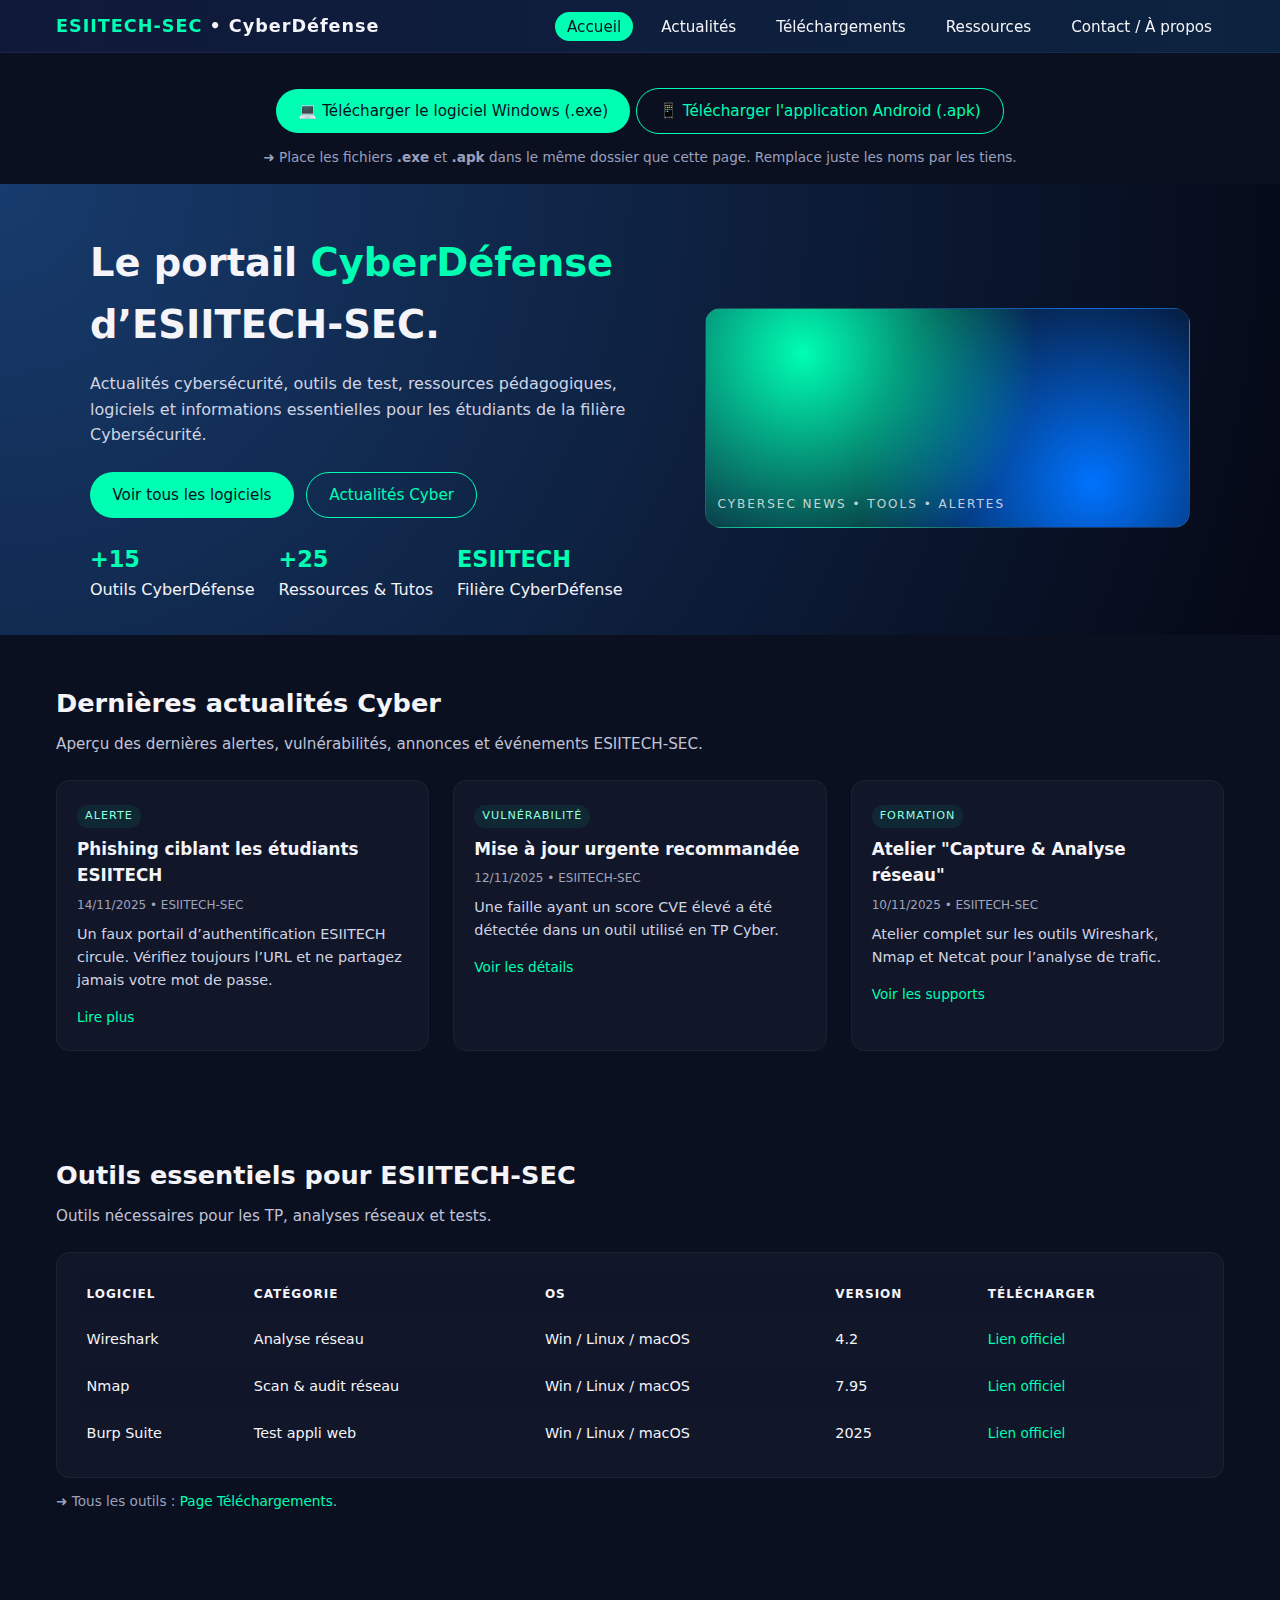
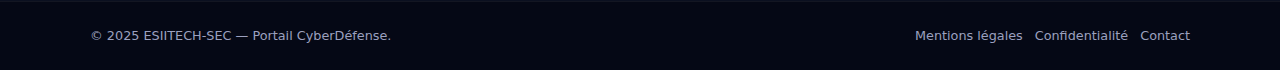
<file: index.html>
<!DOCTYPE html>
<html lang="fr">
<head>
  <meta charset="UTF-8" />
  <meta name="viewport" content="width=device-width, initial-scale=1.0" />
  <title>ESIITECH-SEC - Portail CyberDéfense</title>
  <link rel="stylesheet" href="style.css" />
</head>
<body>

  <!-- HEADER -->
  <header>
    <div class="container header-inner">
      <div class="logo-text" style="font-weight: 700; letter-spacing: 1px; font-size: 1.1rem;">
        <span style="color:#00ffb3;">ESIITECH-SEC</span> • CyberDéfense
      </div>

      <nav>
        <ul>
          <li><a href="index.html" class="active">Accueil</a></li>
          <li><a href="actualites.html">Actualités</a></li>
          <li><a href="logiciels.html">Téléchargements</a></li>
          <li><a href="ressources.html">Ressources</a></li>
          <li><a href="contact.html">Contact / À propos</a></li>
        </ul>
      </nav>
    </div>
  </header>

  <!-- 2 BOUTONS TÉLÉCHARGEMENT LOGICIELS -->
  <section class="section" style="padding-top: 1.2rem; padding-bottom: 0;">
    <div class="container" style="text-align: center;">

      <!-- Logiciel Windows -->
      <a href="logiciel-esiitech-sec.exe" class="btn btn-primary" style="margin-bottom: 0.5rem; display:inline-block;">
        💻 Télécharger le logiciel Windows (.exe)
      </a>

      <!-- Application Android -->
      <a href="app-esiitech-sec.apk" class="btn btn-outline" style="margin-bottom: 0.5rem; display:inline-block;">
        📱 Télécharger l'application Android (.apk)
      </a>

      <p style="font-size: 0.85rem; color: #9ba0bf; margin-top: 0.3rem;">
        ➜ Place les fichiers <strong>.exe</strong> et <strong>.apk</strong> dans le même dossier que cette page.  
        Remplace juste les noms par les tiens.
      </p>
    </div>
  </section>

  <!-- HERO -->
  <section class="hero">
    <div class="hero-inner">
      <div>
        <h1 class="hero-title">
          Le portail <span>CyberDéfense</span> d’ESIITECH-SEC.
        </h1>
        <p class="hero-subtitle">
          Actualités cybersécurité, outils de test, ressources pédagogiques, logiciels et informations
          essentielles pour les étudiants de la filière Cybersécurité.
        </p>

        <div class="hero-actions">
          <a href="logiciels.html" class="btn btn-primary">Voir tous les logiciels</a>
          <a href="actualites.html" class="btn btn-outline">Actualités Cyber</a>
        </div>

        <div class="hero-stats">
          <div class="stat-item">
            <div class="stat-number">+15</div>
            <div>Outils CyberDéfense</div>
          </div>
          <div class="stat-item">
            <div class="stat-number">+25</div>
            <div>Ressources & Tutos</div>
          </div>
          <div class="stat-item">
            <div class="stat-number">ESIITECH</div>
            <div>Filière CyberDéfense</div>
          </div>
        </div>
      </div>

      <div class="hero-visual"></div>
    </div>
  </section>

  <!-- ACTUALITÉS -->
  <section class="section">
    <div class="container">
      <h2 class="section-title">Dernières actualités Cyber</h2>
      <p class="section-subtitle">
        Aperçu des dernières alertes, vulnérabilités, annonces et événements ESIITECH-SEC.
      </p>

      <div class="grid grid-3">

        <article class="card">
          <div class="card-badge">ALERTE</div>
          <h3 class="card-title">Phishing ciblant les étudiants ESIITECH</h3>
          <p class="card-meta">14/11/2025 • ESIITECH-SEC</p>
          <p class="card-text">
            Un faux portail d’authentification ESIITECH circule. Vérifiez toujours l’URL et ne partagez jamais
            votre mot de passe.
          </p>
          <a href="actualites.html" class="card-link">Lire plus</a>
        </article>

        <article class="card">
          <div class="card-badge">VULNÉRABILITÉ</div>
          <h3 class="card-title">Mise à jour urgente recommandée</h3>
          <p class="card-meta">12/11/2025 • ESIITECH-SEC</p>
          <p class="card-text">
            Une faille ayant un score CVE élevé a été détectée dans un outil utilisé en TP Cyber.
          </p>
          <a href="actualites.html" class="card-link">Voir les détails</a>
        </article>

        <article class="card">
          <div class="card-badge">FORMATION</div>
          <h3 class="card-title">Atelier "Capture & Analyse réseau"</h3>
          <p class="card-meta">10/11/2025 • ESIITECH-SEC</p>
          <p class="card-text">
            Atelier complet sur les outils Wireshark, Nmap et Netcat pour l’analyse de trafic.
          </p>
          <a href="ressources.html" class="card-link">Voir les supports</a>
        </article>

      </div>
    </div>
  </section>

  <!-- LOGICIELS -->
  <section class="section">
    <div class="container">
      <h2 class="section-title">Outils essentiels pour ESIITECH-SEC</h2>
      <p class="section-subtitle">Outils nécessaires pour les TP, analyses réseaux et tests.</p>

      <div class="table-wrapper card">
        <table class="download-table">
          <thead>
            <tr>
              <th>Logiciel</th>
              <th>Catégorie</th>
              <th>OS</th>
              <th>Version</th>
              <th>Télécharger</th>
            </tr>
          </thead>

          <tbody>
            <tr>
              <td>Wireshark</td>
              <td>Analyse réseau</td>
              <td>Win / Linux / macOS</td>
              <td>4.2</td>
              <td><a class="card-link" href="https://www.wireshark.org/download.html" target="_blank">Lien officiel</a></td>
            </tr>

            <tr>
              <td>Nmap</td>
              <td>Scan & audit réseau</td>
              <td>Win / Linux / macOS</td>
              <td>7.95</td>
              <td><a class="card-link" href="https://nmap.org/download.html" target="_blank">Lien officiel</a></td>
            </tr>

            <tr>
              <td>Burp Suite</td>
              <td>Test appli web</td>
              <td>Win / Linux / macOS</td>
              <td>2025</td>
              <td><a class="card-link" href="https://portswigger.net/burp" target="_blank">Lien officiel</a></td>
            </tr>

          </tbody>
        </table>
      </div>

      <p style="margin-top: 0.8rem; font-size: 0.85rem; color: #9ba0bf;">
        ➜ Tous les outils : <a href="logiciels.html" class="card-link">Page Téléchargements</a>.
      </p>

    </div>
  </section>

  <!-- FOOTER -->
  <footer>
    <div class="footer-inner">
      <div>© 2025 ESIITECH-SEC — Portail CyberDéfense.</div>
      <div class="footer-links">
        <a href="contact.html">Mentions légales</a>
        <a href="contact.html">Confidentialité</a>
        <a href="contact.html">Contact</a>
      </div>
    </div>
  </footer>

</body>
</html>
</file>
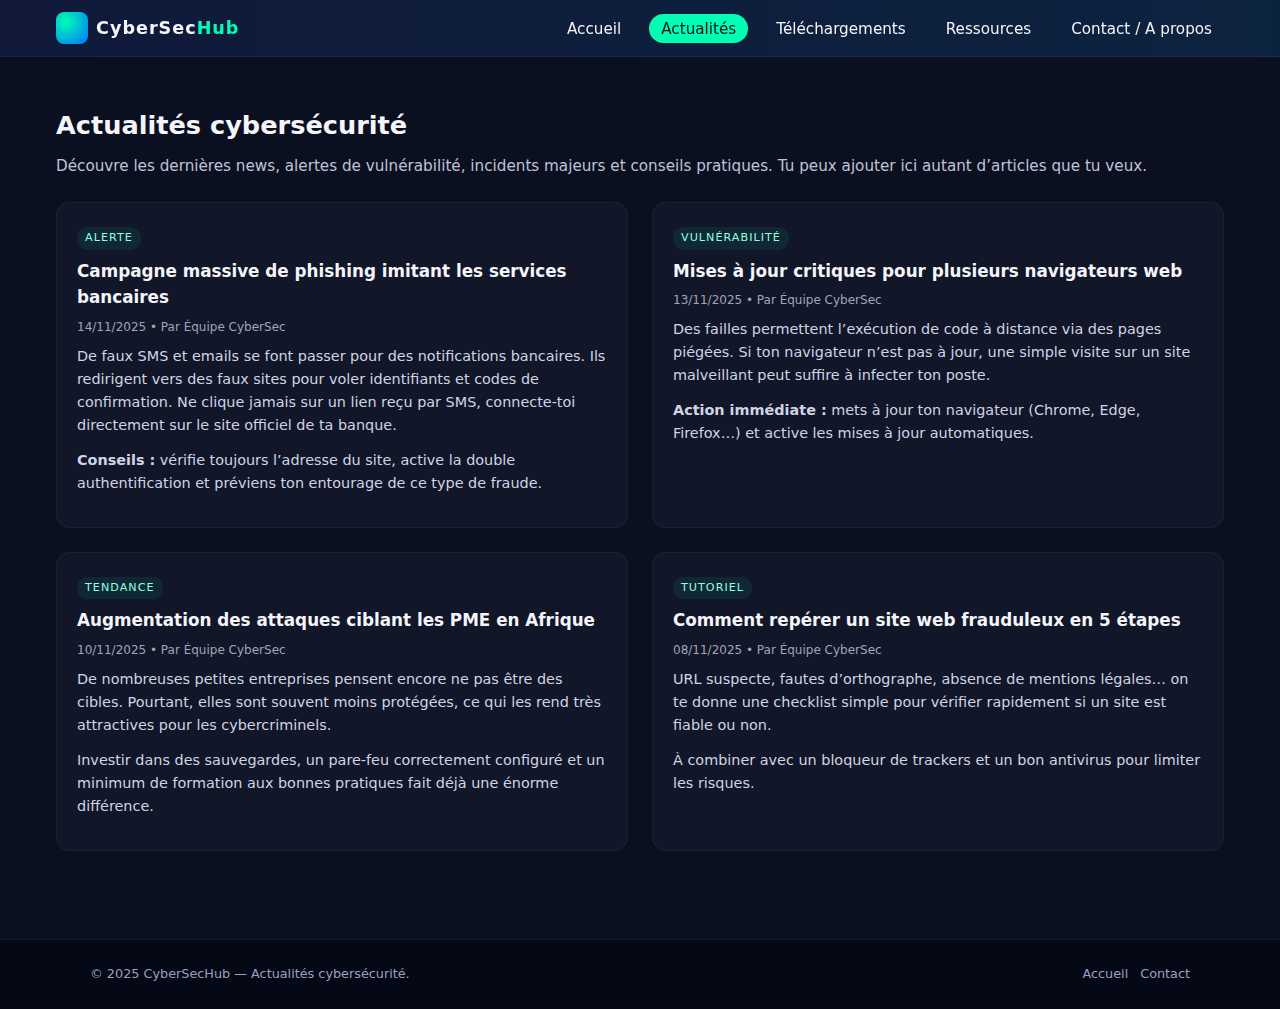
<file: actualites.html>
<!DOCTYPE html>
<html lang="fr">
<head>
  <meta charset="UTF-8" />
  <meta name="viewport" content="width=device-width, initial-scale=1.0" />
  <title>Actualités cybersécurité - CyberSecHub</title>
  <link rel="stylesheet" href="style.css" />
</head>
<body>
  <header>
    <div class="container header-inner">
      <div class="logo">
        <div class="logo-icon"></div>
        <div class="logo-text">CyberSec<span>Hub</span></div>
      </div>
      <nav>
        <ul>
          <li><a href="index.html">Accueil</a></li>
          <li><a href="actualites.html" class="active">Actualités</a></li>
          <li><a href="logiciels.html">Téléchargements</a></li>
          <li><a href="ressources.html">Ressources</a></li>
          <li><a href="contact.html">Contact / A propos</a></li>
        </ul>
      </nav>
    </div>
  </header>

  <section class="section">
    <div class="container">
      <h1 class="section-title">Actualités cybersécurité</h1>
      <p class="section-subtitle">
        Découvre les dernières news, alertes de vulnérabilité, incidents majeurs et conseils pratiques.
        Tu peux ajouter ici autant d’articles que tu veux.
      </p>

      <div class="grid grid-2">
        <article class="card">
          <div class="card-badge">ALERTE</div>
          <h2 class="card-title">Campagne massive de phishing imitant les services bancaires</h2>
          <p class="card-meta">14/11/2025 • Par Équipe CyberSec</p>
          <p class="card-text">
            De faux SMS et emails se font passer pour des notifications bancaires. Ils redirigent vers des faux
            sites pour voler identifiants et codes de confirmation. Ne clique jamais sur un lien reçu par SMS,
            connecte-toi directement sur le site officiel de ta banque.
          </p>
          <p class="card-text">
            <strong>Conseils :</strong> vérifie toujours l’adresse du site, active la double authentification
            et préviens ton entourage de ce type de fraude.
          </p>
        </article>

        <article class="card">
          <div class="card-badge">VULNÉRABILITÉ</div>
          <h2 class="card-title">Mises à jour critiques pour plusieurs navigateurs web</h2>
          <p class="card-meta">13/11/2025 • Par Équipe CyberSec</p>
          <p class="card-text">
            Des failles permettent l’exécution de code à distance via des pages piégées. Si ton navigateur
            n’est pas à jour, une simple visite sur un site malveillant peut suffire à infecter ton poste.
          </p>
          <p class="card-text">
            <strong>Action immédiate :</strong> mets à jour ton navigateur (Chrome, Edge, Firefox…) et
            active les mises à jour automatiques.
          </p>
        </article>

        <article class="card">
          <div class="card-badge">TENDANCE</div>
          <h2 class="card-title">Augmentation des attaques ciblant les PME en Afrique</h2>
          <p class="card-meta">10/11/2025 • Par Équipe CyberSec</p>
          <p class="card-text">
            De nombreuses petites entreprises pensent encore ne pas être des cibles. Pourtant, elles sont
            souvent moins protégées, ce qui les rend très attractives pour les cybercriminels.
          </p>
          <p class="card-text">
            Investir dans des sauvegardes, un pare-feu correctement configuré et un minimum de formation
            aux bonnes pratiques fait déjà une énorme différence.
          </p>
        </article>

        <article class="card">
          <div class="card-badge">TUTORIEL</div>
          <h2 class="card-title">Comment repérer un site web frauduleux en 5 étapes</h2>
          <p class="card-meta">08/11/2025 • Par Équipe CyberSec</p>
          <p class="card-text">
            URL suspecte, fautes d’orthographe, absence de mentions légales… on te donne une checklist simple
            pour vérifier rapidement si un site est fiable ou non.
          </p>
          <p class="card-text">
            À combiner avec un bloqueur de trackers et un bon antivirus pour limiter les risques.
          </p>
        </article>
      </div>
    </div>
  </section>

  <footer>
    <div class="footer-inner">
      <div>© 2025 CyberSecHub — Actualités cybersécurité.</div>
      <div class="footer-links">
        <a href="index.html">Accueil</a>
        <a href="contact.html">Contact</a>
      </div>
    </div>
  </footer>
</body>
</html>
</file>
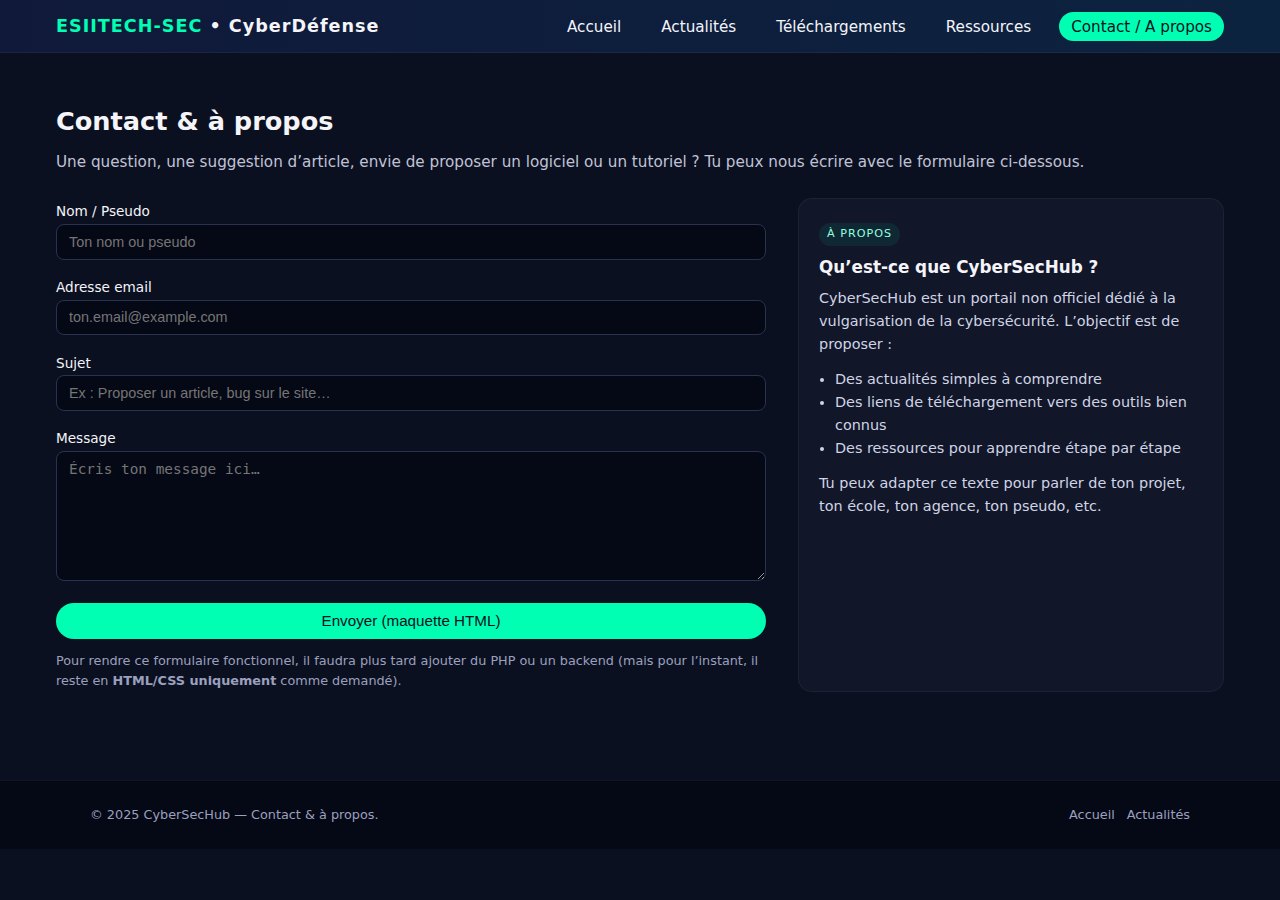
<file: contact.html>
<!DOCTYPE html>
<html lang="fr">
<head>
  <meta charset="UTF-8" />
  <meta name="viewport" content="width=device-width, initial-scale=1.0" />
  <title>Contact & à propos - CyberSecHub</title>
  <link rel="stylesheet" href="style.css" />
</head>
<body>
  <header>
    <div class="container header-inner">

      <div class="logo-text">
        <span>ESIITECH-SEC</span> • CyberDéfense
      </div>
      <nav>
        <ul>
          <li><a href="index.html">Accueil</a></li>
          <li><a href="actualites.html">Actualités</a></li>
          <li><a href="logiciels.html">Téléchargements</a></li>
          <li><a href="ressources.html">Ressources</a></li>
          <li><a href="contact.html" class="active">Contact / A propos</a></li>
        </ul>
      </nav>
    </div>
  </header>

  <section class="section">
    <div class="container">
      <h1 class="section-title">Contact & à propos</h1>
      <p class="section-subtitle">
        Une question, une suggestion d’article, envie de proposer un logiciel ou un tutoriel ?
        Tu peux nous écrire avec le formulaire ci-dessous.
      </p>

      <div class="form-grid">
        <div>
          <form>
            <div>
              <label for="nom">Nom / Pseudo</label>
              <input type="text" id="nom" name="nom" placeholder="Ton nom ou pseudo" />
            </div>
            <div>
              <label for="email">Adresse email</label>
              <input type="email" id="email" name="email" placeholder="ton.email@example.com" />
            </div>
            <div>
              <label for="sujet">Sujet</label>
              <input type="text" id="sujet" name="sujet" placeholder="Ex : Proposer un article, bug sur le site…" />
            </div>
            <div>
              <label for="message">Message</label>
              <textarea id="message" name="message" placeholder="Écris ton message ici…"></textarea>
            </div>
            <button type="submit" class="btn btn-primary">Envoyer (maquette HTML)</button>
          </form>
          <p style="margin-top: 0.75rem; font-size: 0.8rem; color: #9ba0bf;">
            Pour rendre ce formulaire fonctionnel, il faudra plus tard ajouter du PHP ou un backend
            (mais pour l’instant, il reste en <strong>HTML/CSS uniquement</strong> comme demandé).
          </p>
        </div>

        <div class="card">
          <div class="card-badge">À PROPOS</div>
          <h2 class="card-title">Qu’est-ce que CyberSecHub ?</h2>
          <p class="card-text">
            CyberSecHub est un portail non officiel dédié à la vulgarisation de la cybersécurité. L’objectif
            est de proposer :
          </p>
          <ul style="font-size: 0.9rem; margin-left: 1rem; margin-top: 0.5rem; color: #d0d4e4;">
            <li>Des actualités simples à comprendre</li>
            <li>Des liens de téléchargement vers des outils bien connus</li>
            <li>Des ressources pour apprendre étape par étape</li>
          </ul>
          <p class="card-text" style="margin-top: 0.75rem;">
            Tu peux adapter ce texte pour parler de ton projet, ton école, ton agence, ton pseudo, etc.
          </p>
        </div>
      </div>
    </div>
  </section>

  <footer>
    <div class="footer-inner">
      <div>© 2025 CyberSecHub — Contact & à propos.</div>
      <div class="footer-links">
        <a href="index.html">Accueil</a>
        <a href="actualites.html">Actualités</a>
      </div>
    </div>
  </footer>
</body>
</html>
</file>
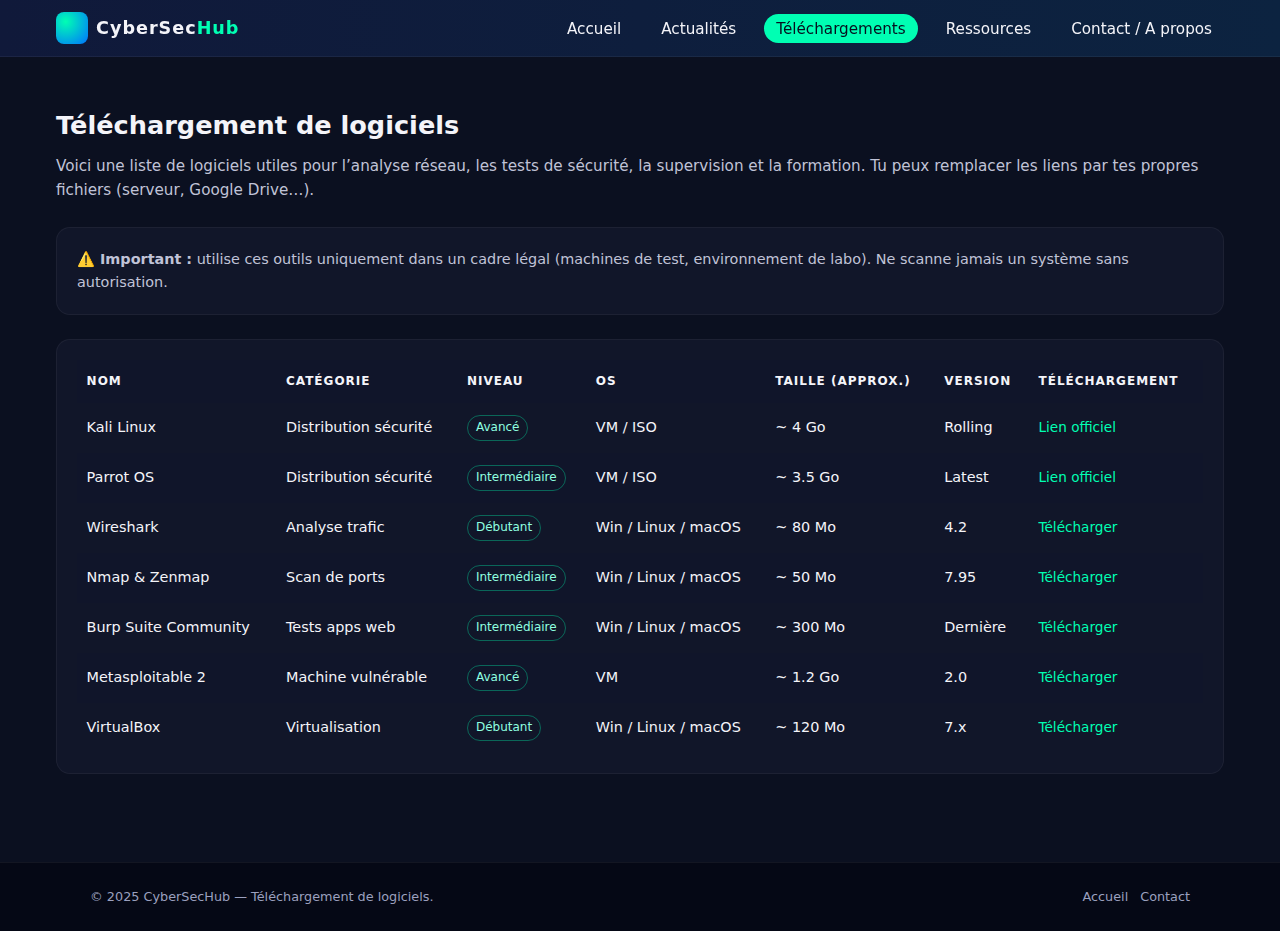
<file: logiciels.html>
<!DOCTYPE html>
<html lang="fr">
<head>
  <meta charset="UTF-8" />
  <meta name="viewport" content="width=device-width, initial-scale=1.0" />
  <title>Téléchargement de logiciels - CyberSecHub</title>
  <link rel="stylesheet" href="style.css" />
</head>
<body>
  <header>
    <div class="container header-inner">
      <div class="logo">
        <div class="logo-icon"></div>
        <div class="logo-text">CyberSec<span>Hub</span></div>
      </div>
      <nav>
        <ul>
          <li><a href="index.html">Accueil</a></li>
          <li><a href="actualites.html">Actualités</a></li>
          <li><a href="logiciels.html" class="active">Téléchargements</a></li>
          <li><a href="ressources.html">Ressources</a></li>
          <li><a href="contact.html">Contact / A propos</a></li>
        </ul>
      </nav>
    </div>
  </header>

  <section class="section">
    <div class="container">
      <h1 class="section-title">Téléchargement de logiciels</h1>
      <p class="section-subtitle">
        Voici une liste de logiciels utiles pour l’analyse réseau, les tests de sécurité, la
        supervision et la formation. Tu peux remplacer les liens par tes propres fichiers (serveur, Google Drive…).
      </p>

      <div class="card" style="margin-bottom: 1.5rem;">
        <p style="font-size: 0.9rem; color: #c0c3d7;">
          <strong>⚠️ Important :</strong> utilise ces outils uniquement dans un cadre légal (machines de test,
          environnement de labo). Ne scanne jamais un système sans autorisation.
        </p>
      </div>

      <div class="table-wrapper card">
        <table class="download-table">
          <thead>
            <tr>
              <th>Nom</th>
              <th>Catégorie</th>
              <th>Niveau</th>
              <th>OS</th>
              <th>Taille (approx.)</th>
              <th>Version</th>
              <th>Téléchargement</th>
            </tr>
          </thead>
          <tbody>
            <tr>
              <td>Kali Linux</td>
              <td>Distribution sécurité</td>
              <td><span class="tag">Avancé</span></td>
              <td>VM / ISO</td>
              <td>~ 4 Go</td>
              <td>Rolling</td>
              <td>
                <a href="https://www.kali.org/get-kali/" target="_blank" class="card-link">
                  Lien officiel
                </a>
              </td>
            </tr>
            <tr>
              <td>Parrot OS</td>
              <td>Distribution sécurité</td>
              <td><span class="tag">Intermédiaire</span></td>
              <td>VM / ISO</td>
              <td>~ 3.5 Go</td>
              <td>Latest</td>
              <td>
                <a href="https://parrotsec.org/download/" target="_blank" class="card-link">
                  Lien officiel
                </a>
              </td>
            </tr>
            <tr>
              <td>Wireshark</td>
              <td>Analyse trafic</td>
              <td><span class="tag">Débutant</span></td>
              <td>Win / Linux / macOS</td>
              <td>~ 80 Mo</td>
              <td>4.2</td>
              <td>
                <a href="https://www.wireshark.org/download.html" target="_blank" class="card-link">
                  Télécharger
                </a>
              </td>
            </tr>
            <tr>
              <td>Nmap & Zenmap</td>
              <td>Scan de ports</td>
              <td><span class="tag">Intermédiaire</span></td>
              <td>Win / Linux / macOS</td>
              <td>~ 50 Mo</td>
              <td>7.95</td>
              <td>
                <a href="https://nmap.org/download.html" target="_blank" class="card-link">
                  Télécharger
                </a>
              </td>
            </tr>
            <tr>
              <td>Burp Suite Community</td>
              <td>Tests apps web</td>
              <td><span class="tag">Intermédiaire</span></td>
              <td>Win / Linux / macOS</td>
              <td>~ 300 Mo</td>
              <td>Dernière</td>
              <td>
                <a href="https://portswigger.net/burp/communitydownload" target="_blank" class="card-link">
                  Télécharger
                </a>
              </td>
            </tr>
            <tr>
              <td>Metasploitable 2</td>
              <td>Machine vulnérable</td>
              <td><span class="tag">Avancé</span></td>
              <td>VM</td>
              <td>~ 1.2 Go</td>
              <td>2.0</td>
              <td>
                <a href="https://sourceforge.net/projects/metasploitable/files/Metasploitable2/" target="_blank" class="card-link">
                  Télécharger
                </a>
              </td>
            </tr>
            <tr>
              <td>VirtualBox</td>
              <td>Virtualisation</td>
              <td><span class="tag">Débutant</span></td>
              <td>Win / Linux / macOS</td>
              <td>~ 120 Mo</td>
              <td>7.x</td>
              <td>
                <a href="https://www.virtualbox.org/wiki/Downloads" target="_blank" class="card-link">
                  Télécharger
                </a>
              </td>
            </tr>
            <!-- Tu peux ajouter autant de logiciels que tu veux ici -->
          </tbody>
        </table>
      </div>
    </div>
  </section>

  <footer>
    <div class="footer-inner">
      <div>© 2025 CyberSecHub — Téléchargement de logiciels.</div>
      <div class="footer-links">
        <a href="index.html">Accueil</a>
        <a href="contact.html">Contact</a>
      </div>
    </div>
  </footer>
</body>
</html>
</file>
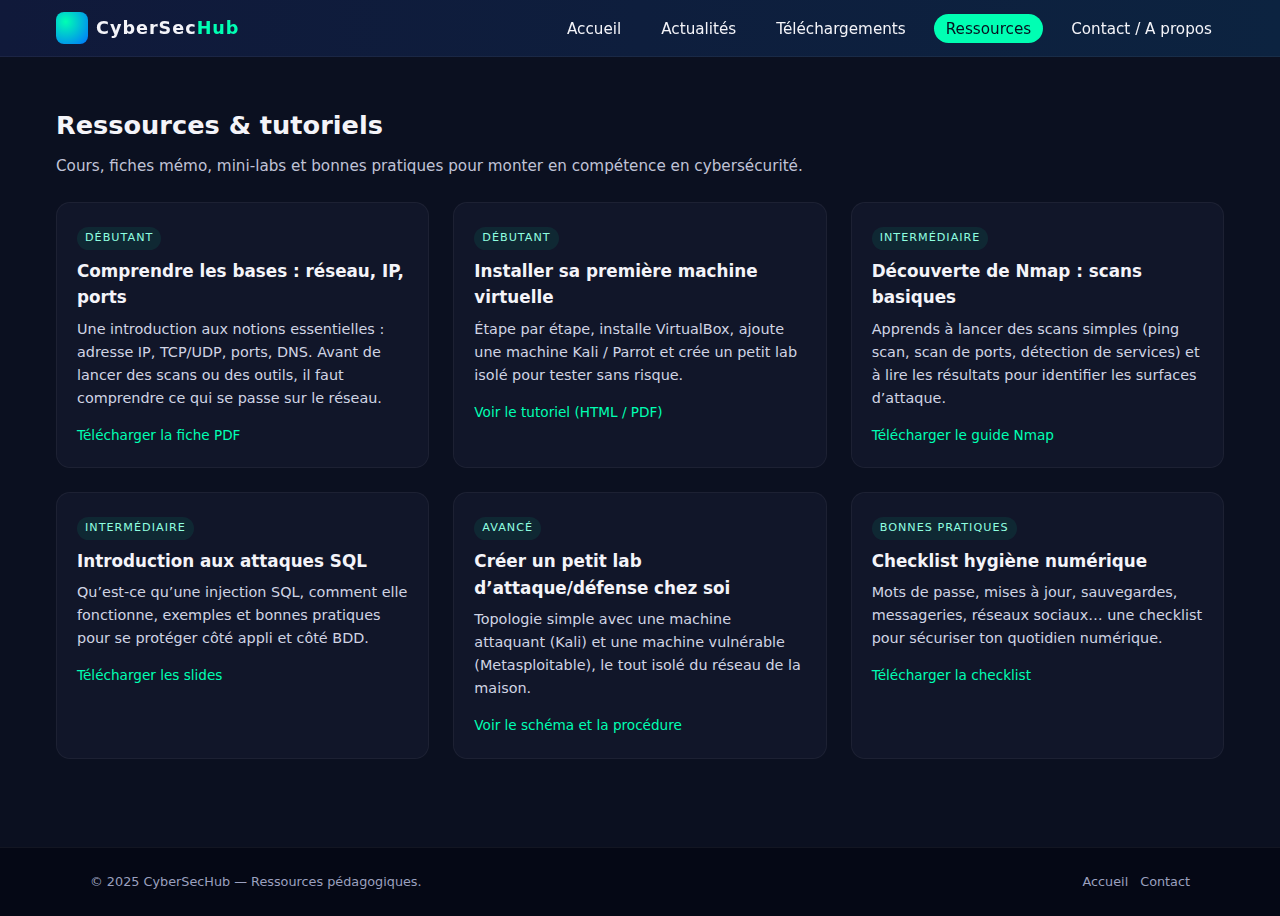
<file: ressources.html>
<!DOCTYPE html>
<html lang="fr">
<head>
  <meta charset="UTF-8" />
  <meta name="viewport" content="width=device-width, initial-scale=1.0" />
  <title>Ressources & tutoriels - CyberSecHub</title>
  <link rel="stylesheet" href="style.css" />
</head>
<body>
  <header>
    <div class="container header-inner">
      <div class="logo">
        <div class="logo-icon"></div>
        <div class="logo-text">CyberSec<span>Hub</span></div>
      </div>
      <nav>
        <ul>
          <li><a href="index.html">Accueil</a></li>
          <li><a href="actualites.html">Actualités</a></li>
          <li><a href="logiciels.html">Téléchargements</a></li>
          <li><a href="ressources.html" class="active">Ressources</a></li>
          <li><a href="contact.html">Contact / A propos</a></li>
        </ul>
      </nav>
    </div>
  </header>

  <section class="section">
    <div class="container">
      <h1 class="section-title">Ressources & tutoriels</h1>
      <p class="section-subtitle">
        Cours, fiches mémo, mini-labs et bonnes pratiques pour monter en compétence en cybersécurité.
      </p>

      <div class="grid grid-3">
        <article class="card">
          <div class="card-badge">DÉBUTANT</div>
          <h2 class="card-title">Comprendre les bases : réseau, IP, ports</h2>
          <p class="card-text">
            Une introduction aux notions essentielles : adresse IP, TCP/UDP, ports, DNS. Avant de lancer des
            scans ou des outils, il faut comprendre ce qui se passe sur le réseau.
          </p>
          <a href="#" class="card-link">Télécharger la fiche PDF</a>
        </article>

        <article class="card">
          <div class="card-badge">DÉBUTANT</div>
          <h2 class="card-title">Installer sa première machine virtuelle</h2>
          <p class="card-text">
            Étape par étape, installe VirtualBox, ajoute une machine Kali / Parrot et crée un petit lab
            isolé pour tester sans risque.
          </p>
          <a href="#" class="card-link">Voir le tutoriel (HTML / PDF)</a>
        </article>

        <article class="card">
          <div class="card-badge">INTERMÉDIAIRE</div>
          <h2 class="card-title">Découverte de Nmap : scans basiques</h2>
          <p class="card-text">
            Apprends à lancer des scans simples (ping scan, scan de ports, détection de services) et à lire
            les résultats pour identifier les surfaces d’attaque.
          </p>
          <a href="#" class="card-link">Télécharger le guide Nmap</a>
        </article>

        <article class="card">
          <div class="card-badge">INTERMÉDIAIRE</div>
          <h2 class="card-title">Introduction aux attaques SQL</h2>
          <p class="card-text">
            Qu’est-ce qu’une injection SQL, comment elle fonctionne, exemples et bonnes pratiques pour se
            protéger côté appli et côté BDD.
          </p>
          <a href="#" class="card-link">Télécharger les slides</a>
        </article>

        <article class="card">
          <div class="card-badge">AVANCÉ</div>
          <h2 class="card-title">Créer un petit lab d’attaque/défense chez soi</h2>
          <p class="card-text">
            Topologie simple avec une machine attaquant (Kali) et une machine vulnérable (Metasploitable),
            le tout isolé du réseau de la maison.
          </p>
          <a href="#" class="card-link">Voir le schéma et la procédure</a>
        </article>

        <article class="card">
          <div class="card-badge">BONNES PRATIQUES</div>
          <h2 class="card-title">Checklist hygiène numérique</h2>
          <p class="card-text">
            Mots de passe, mises à jour, sauvegardes, messageries, réseaux sociaux… une checklist pour
            sécuriser ton quotidien numérique.
          </p>
          <a href="#" class="card-link">Télécharger la checklist</a>
        </article>
      </div>
    </div>
  </section>

  <footer>
    <div class="footer-inner">
      <div>© 2025 CyberSecHub — Ressources pédagogiques.</div>
      <div class="footer-links">
        <a href="index.html">Accueil</a>
        <a href="contact.html">Contact</a>
      </div>
    </div>
  </footer>
</body>
</html>
</file>
<file: style.css>
/* ========= RESET SIMPLE ========= */
* {
  margin: 0;
  padding: 0;
  box-sizing: border-box;
}

body {
  font-family: system-ui, -apple-system, BlinkMacSystemFont, "Segoe UI", sans-serif;
  background-color: #0b1020;
  color: #f4f4f9;
  line-height: 1.6;
}

/* ========= LAYOUT GLOBAL ========= */
.container {
  width: 100%;
  max-width: 1200px;
  margin: 0 auto;
  padding: 1rem;
}

/* ========= HEADER / NAV ========= */
header {
  background: linear-gradient(90deg, #10193a, #0c2340);
  border-bottom: 1px solid rgba(255, 255, 255, 0.05);
  position: sticky;
  top: 0;
  z-index: 10;
}

.header-inner {
  display: flex;
  align-items: center;
  justify-content: space-between;
  padding: 0.75rem 1rem;
}

.logo {
  display: flex;
  align-items: center;
  gap: 0.5rem;
}

.logo-icon {
  width: 32px;
  height: 32px;
  border-radius: 8px;
  background: radial-gradient(circle at 30% 30%, #00ffb3, #0073ff);
}

.logo-text {
  font-weight: 700;
  letter-spacing: 1px;
  font-size: 1.1rem;
}

.logo-text span {
  color: #00ffb3;
}

/* Navigation */
nav ul {
  list-style: none;
  display: flex;
  gap: 1rem;
}

nav a {
  color: #f4f4f9;
  text-decoration: none;
  font-size: 0.95rem;
  padding: 0.35rem 0.75rem;
  border-radius: 999px;
  transition: background 0.2s, color 0.2s;
}

nav a:hover {
  background-color: rgba(0, 255, 179, 0.15);
  color: #00ffb3;
}

nav a.active {
  background-color: #00ffb3;
  color: #05101f;
}

/* ========= HERO (page d'accueil) ========= */
.hero {
  padding: 3rem 1rem 2rem;
  background: radial-gradient(circle at top left, #173b6d, #050815);
}

.hero-inner {
  max-width: 1100px;
  margin: 0 auto;
  display: grid;
  grid-template-columns: 1.2fr 1fr;
  gap: 2rem;
  align-items: center;
}

.hero-title {
  font-size: 2.4rem;
  margin-bottom: 1rem;
}

.hero-title span {
  color: #00ffb3;
}

.hero-subtitle {
  font-size: 1rem;
  color: #d0d4e4;
  margin-bottom: 1.5rem;
}

.hero-actions {
  display: flex;
  flex-wrap: wrap;
  gap: 0.75rem;
}

.btn {
  display: inline-flex;
  align-items: center;
  justify-content: center;
  padding: 0.6rem 1.4rem;
  border-radius: 999px;
  border: none;
  cursor: pointer;
  font-size: 0.95rem;
  font-weight: 500;
  text-decoration: none;
}

.btn-primary {
  background: #00ffb3;
  color: #05101f;
}

.btn-outline {
  border: 1px solid #00ffb3;
  color: #00ffb3;
  background: transparent;
}

.btn-outline:hover {
  background-color: rgba(0, 255, 179, 0.1);
}

/* Bloc stats */
.hero-stats {
  display: flex;
  gap: 1.5rem;
  margin-top: 1.5rem;
  flex-wrap: wrap;
}

.stat-item {
  min-width: 120px;
}

.stat-number {
  font-size: 1.4rem;
  font-weight: 700;
  color: #00ffb3;
}

/* Image de droite */
.hero-visual {
  width: 100%;
  border-radius: 16px;
  min-height: 220px;
  background: radial-gradient(circle at 20% 20%, #00ffb3, transparent 55%),
              radial-gradient(circle at 80% 80%, #0073ff, transparent 55%);
  border: 1px solid rgba(255, 255, 255, 0.08);
  position: relative;
  overflow: hidden;
}

.hero-visual::after {
  content: "CYBERSEC NEWS • TOOLS • ALERTES";
  position: absolute;
  bottom: 0.75rem;
  left: 0.75rem;
  font-size: 0.75rem;
  letter-spacing: 2px;
  color: rgba(244, 244, 249, 0.8);
}

/* ========= SECTIONS GENERIQUES ========= */
.section {
  padding: 2rem 1rem 2.5rem;
}

.section-title {
  font-size: 1.6rem;
  margin-bottom: 0.5rem;
}

.section-subtitle {
  color: #c0c3d7;
  margin-bottom: 1.5rem;
  font-size: 0.95rem;
}

/* Grille cartes */
.grid {
  display: grid;
  gap: 1.5rem;
}

.grid-3 {
  grid-template-columns: repeat(3, minmax(0, 1fr));
}

.grid-2 {
  grid-template-columns: repeat(2, minmax(0, 1fr));
}

/* Cartes */
.card {
  background: #111629;
  border-radius: 14px;
  padding: 1.25rem;
  border: 1px solid rgba(255, 255, 255, 0.05);
  transition: transform 0.15s ease, box-shadow 0.15s ease, border-color 0.15s ease;
}

.card:hover {
  transform: translateY(-3px);
  box-shadow: 0 10px 25px rgba(0, 0, 0, 0.4);
  border-color: rgba(0, 255, 179, 0.4);
}

.card-badge {
  display: inline-block;
  font-size: 0.7rem;
  padding: 0.15rem 0.5rem;
  border-radius: 999px;
  background-color: rgba(0, 255, 179, 0.08);
  color: #8fffe0;
  margin-bottom: 0.5rem;
  text-transform: uppercase;
  letter-spacing: 1px;
}

.card-title {
  font-size: 1.05rem;
  margin-bottom: 0.4rem;
}

.card-meta {
  font-size: 0.75rem;
  color: #a1a4ba;
  margin-bottom: 0.5rem;
}

.card-text {
  font-size: 0.9rem;
  color: #d0d4e4;
  margin-bottom: 0.75rem;
}

.card-link {
  font-size: 0.85rem;
  color: #00ffb3;
  text-decoration: none;
}

.card-link:hover {
  text-decoration: underline;
}

/* ========= TABLEAU DE TELECHARGEMENT ========= */
.table-wrapper {
  width: 100%;
  overflow-x: auto;
}

.download-table {
  width: 100%;
  border-collapse: collapse;
  font-size: 0.9rem;
}

.download-table thead {
  background-color: #10152a;
}

.download-table th,
.download-table td {
  padding: 0.75rem 0.6rem;
  text-align: left;
}

.download-table th {
  font-weight: 600;
  text-transform: uppercase;
  font-size: 0.75rem;
  letter-spacing: 1px;
}

.download-table tbody tr:nth-child(even) {
  background-color: #10152a;
}

.download-table tbody tr:hover {
  background-color: #171d34;
}

.tag {
  display: inline-flex;
  align-items: center;
  padding: 0.15rem 0.5rem;
  border-radius: 999px;
  border: 1px solid rgba(0, 255, 179, 0.35);
  font-size: 0.75rem;
  color: #8fffe0;
}

/* ========= FORMULAIRE CONTACT ========= */
.form-grid {
  display: grid;
  grid-template-columns: 2fr 1.2fr;
  gap: 2rem;
}

form {
  display: flex;
  flex-direction: column;
  gap: 0.9rem;
}

label {
  font-size: 0.85rem;
  margin-bottom: 0.15rem;
}

input,
textarea {
  width: 100%;
  padding: 0.55rem 0.75rem;
  border-radius: 8px;
  border: 1px solid #2a3250;
  background-color: #050815;
  color: #f4f4f9;
  font-size: 0.9rem;
}

input:focus,
textarea:focus {
  outline: none;
  border-color: #00ffb3;
}

textarea {
  min-height: 130px;
  resize: vertical;
}

/* ========= FOOTER ========= */
footer {
  border-top: 1px solid rgba(255, 255, 255, 0.06);
  background-color: #050815;
  padding: 1.5rem 1rem;
  margin-top: 2rem;
}

.footer-inner {
  max-width: 1100px;
  margin: 0 auto;
  display: flex;
  flex-wrap: wrap;
  gap: 1rem;
  align-items: center;
  justify-content: space-between;
  font-size: 0.8rem;
  color: #9ba0bf;
}

.footer-links {
  display: flex;
  gap: 0.75rem;
  flex-wrap: wrap;
}

.footer-links a {
  color: #9ba0bf;
  text-decoration: none;
}

.footer-links a:hover {
  color: #00ffb3;
}

/* ========= RESPONSIVE ========= */
@media (max-width: 900px) {
  .hero-inner {
    grid-template-columns: 1fr;
  }

  .hero-visual {
    order: -1;
    min-height: 200px;
  }

  .grid-3 {
    grid-template-columns: repeat(2, minmax(0, 1fr));
  }

  .form-grid {
    grid-template-columns: 1fr;
  }
}

@media (max-width: 640px) {
  .header-inner {
    flex-direction: column;
    align-items: flex-start;
    gap: 0.5rem;
  }

  nav ul {
    flex-wrap: wrap;
    gap: 0.4rem;
  }

  .hero {
    padding-top: 2.25rem;
  }

  .hero-title {
    font-size: 1.9rem;
  }

  .grid-3,
  .grid-2 {
    grid-template-columns: 1fr;
  }
}
</file>
